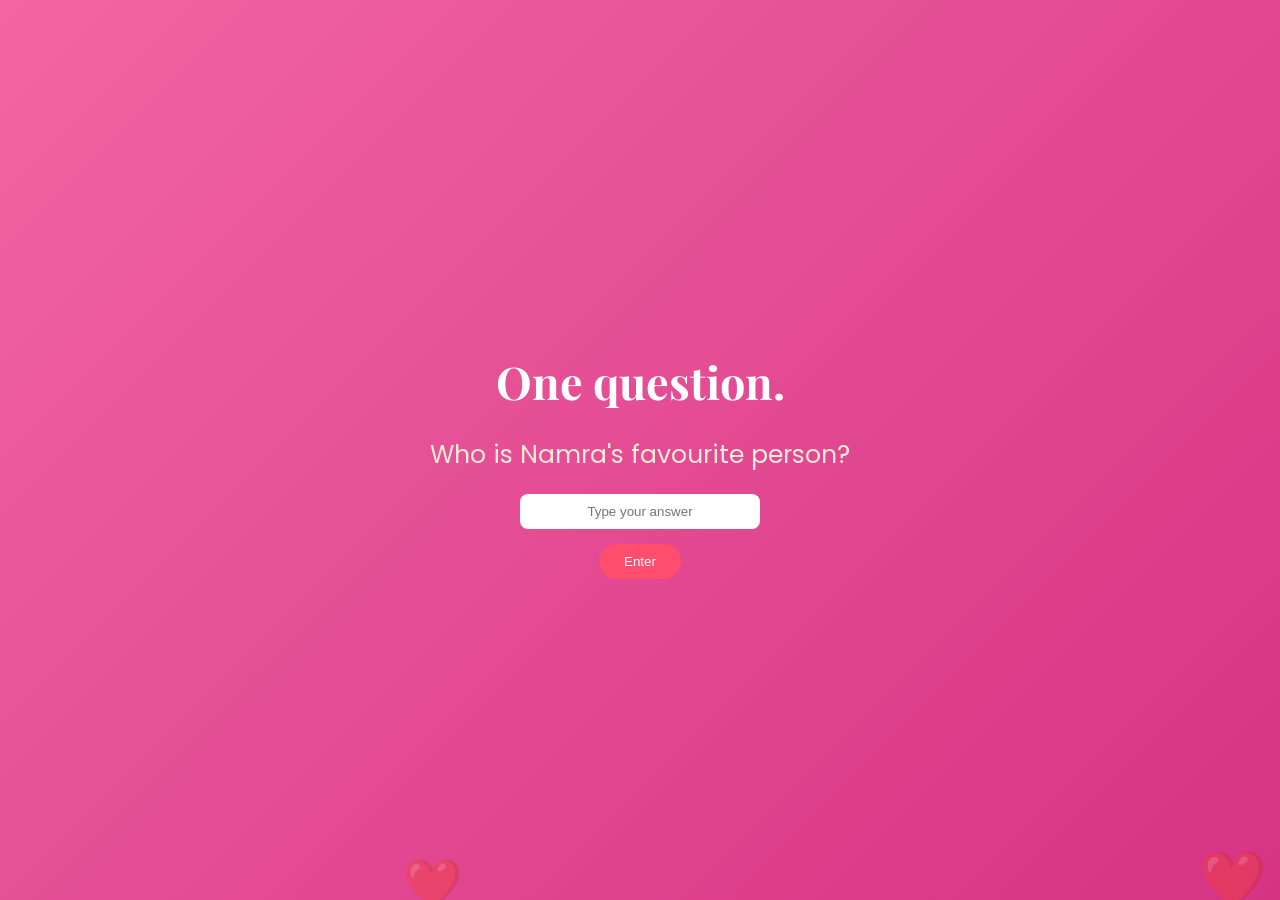
<file: index.html>
<!DOCTYPE html>

<html lang="en">
<head>
  <meta charset="UTF-8">
  <title>One question ❤️</title>

  <style>
    body {
      margin: 0;
      background: linear-gradient(135deg, #f265a2, #d63384);
      font-family: Arial, sans-serif;
      color: white;
      height: 100vh;
      display: flex;
      justify-content: center;
      align-items: center;
      overflow: hidden;
       font-family: 'Poppins', sans-serif;
    }

    /* Center content */
    .box {
      text-align: center;
      z-index: 10;
    }

    h1 {
      font-size: 45px;
      margin-bottom: 10px;
    font-family: 'Playfair Display', serif;
    }

    p {
      margin-bottom: 20px;
      font-size: 25px;
      color: antiquewhite;
    }

    input {
      padding: 10px;
      border: none;
      border-radius: 8px;
      width: 220px;
      text-align: center;
    }

    button {
      margin-top: 15px;
      padding: 10px 25px;
      border: none;
      border-radius: 20px;
      background: #ff4d6d;
      color: white;
      cursor: pointer;
      transition: 0.3s;
    }

    button:hover {
      transform: scale(1.1);
      background: #ff3355;
    }

    /* HEARTS BACKGROUND */
    .hearts {
      position: fixed;
      width: 100%;
      height: 100%;
      top: 0;
      left: 0;
      pointer-events: none;
      overflow: hidden;
    }

    .heart {
      position: absolute;
      bottom: -20px;
      color: rgba(255, 255, 255, 0.4);
      animation: floatUp linear infinite;
    }

    @keyframes floatUp {
      from {
        transform: translateY(0) scale(1);
        opacity: 1;
      }
      to {
        transform: translateY(-110vh) scale(1.5);
        opacity: 0;
      }
    }
  </style>

</head>

<body>

  <!-- HEARTS -->

  <div class="hearts" id="hearts"></div>

  <!-- CONTENT -->

  <div class="box">
    <h1>One question.</h1>
    <p>Who is Namra's favourite person?</p>


<input type="text" id="answer" placeholder="Type your answer">
<br>
<button onclick="checkAnswer()">Enter</button>


  </div>

  <script>
    // HEART GENERATOR
    const heartsContainer = document.getElementById("hearts");

    function createHeart() {
      const heart = document.createElement("div");
      heart.classList.add("heart");
      heart.innerHTML = "❤️";

      heart.style.left = Math.random() * 100 + "vw";
      heart.style.fontSize = (30 + Math.random() * 25) + "px";
      heart.style.animationDuration = (3 + Math.random() * 3) + "s";

      heartsContainer.appendChild(heart);

      setTimeout(() => {
        heart.remove();
      }, 6000);
    }

    setInterval(createHeart, 400);

    // ANSWER CHECK
    function checkAnswer() {
      const ans = document.getElementById("answer").value.toLowerCase();

      if (ans.includes("vrushti")) {
        window.location.href = "connect.html";
      } 
      else {
        alert("Try again 😌");
      }
    }
  </script>
<link href="https://fonts.googleapis.com/css2?family=Playfair+Display&family=Poppins&display=swap" rel="stylesheet">
</body>
</html>
</file>
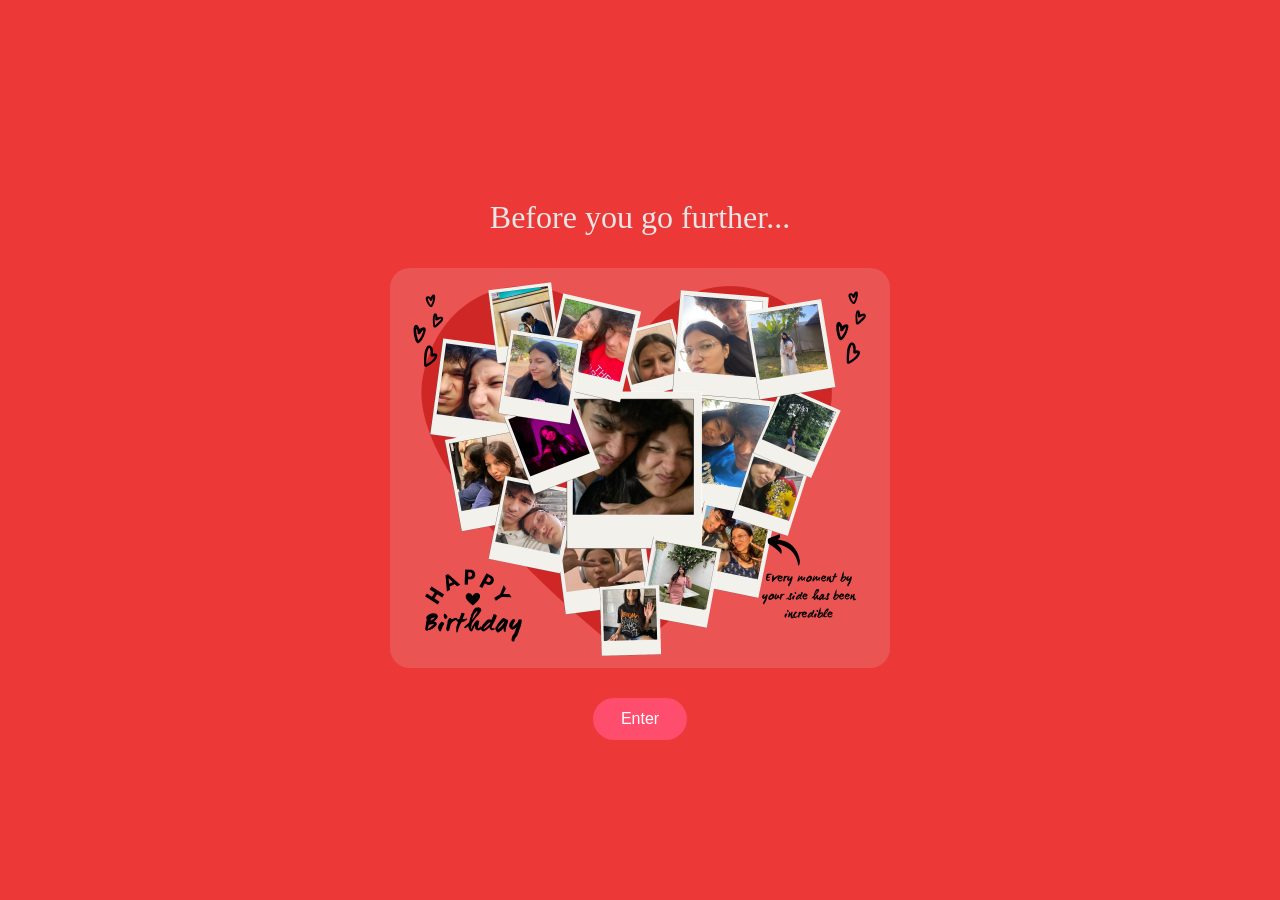
<file: connect.html>
<!DOCTYPE html>

<html lang="en">
<head>
  <meta charset="UTF-8">
  <title>Wait... ❤️</title>

  <style>
    body {
      margin: 0;
      background: #ed3838;
      color: white;
      font-family: 'Poppins', sans-serif;
      height: 100vh;
      display: flex;
      justify-content: center;
      align-items: center;
      flex-direction: column;
      text-align: center;
      overflow: hidden;
    }

    /* Image */
    img {
      width: 500px;
      border-radius: 20px;
      margin-bottom: 30px;
      opacity: 0;
      transform: scale(0.9);
      animation: fadeIn 1.5s ease forwards;
    }

    /* Text */
    p {
  font-size: 32px;              /* bigger text */
  line-height: 1.6;             /* better readability */
  color: #e6e6e6;               /* softer white */
  margin-bottom: 25px;

  font-family: 'Playfair Display', serif;  /* elegant font */

  opacity: 0;
  animation: fadeIn 2s ease forwards;
  animation-delay: 0.5s;
}

    /* Button */
    button {
      padding: 12px 28px;
      border: none;
      background: #ff4d6d;
      color: white;
      border-radius: 30px;
      cursor: pointer;
      font-size: 16px;
      transition: 0.3s;
      opacity: 0;
      animation: fadeIn 2.5s ease forwards;
      animation-delay: 1s;
    }

    button:hover {
      transform: scale(1.1);
      background: #ff3355;
    }

    /* Animation */
    @keyframes fadeIn {
      to {
        opacity: 1;
        transform: scale(1);
      }
    }
  </style>

</head>

<body>
 <p>Before you go further...</p>
  <img src="sell1.jpg" alt="special moment">

 

<button onclick="nextPage()">Enter</button>

  <script>
    function nextPage() {
      window.location.href = "main.html";
    }
  </script>

</body>
</html>
</file>
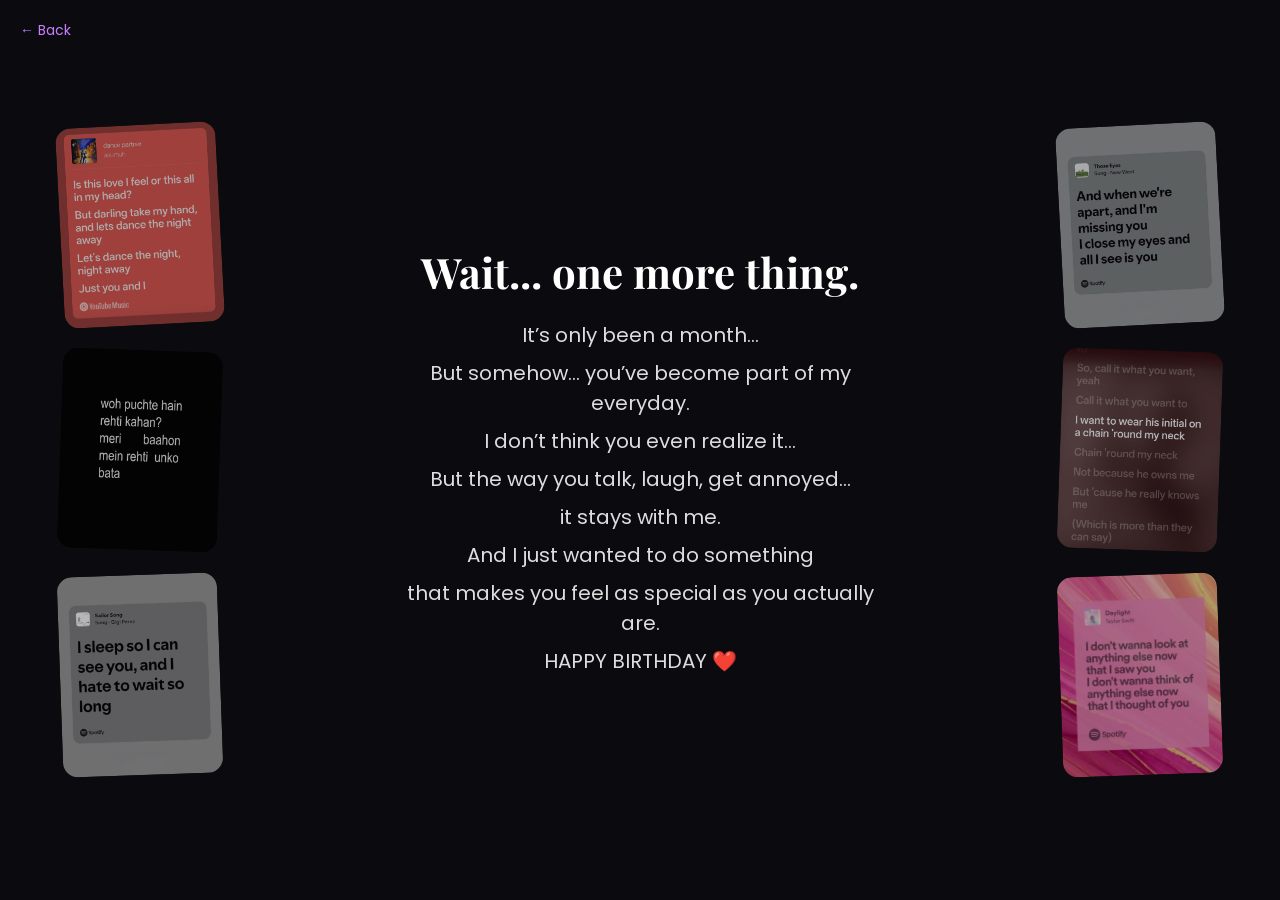
<file: final.html>
<!DOCTYPE html>

<html lang="en">
<head>
  <meta charset="UTF-8">
  <title>One more thing ❤️</title>

  <!-- Fonts -->

  <link href="https://fonts.googleapis.com/css2?family=Playfair+Display&family=Poppins&display=swap" rel="stylesheet">

  <link rel="stylesheet" href="final.css">
</head>

<body>

  <!-- BACK BUTTON -->

<a href="timeline.html" class="back-btn">← Back</a>

  <div class="layout">
<!-- LEFT IMAGES -->
<div class="side left">
  <img src="assets/song1.jpg">
  <img src="assets/song2.jpg">
  <img src="assets/song3.jpg">
</div>

<!-- CENTER TEXT -->
<div class="center">
  <h1>Wait... one more thing.</h1>

  <p>It’s only been a month...</p>
  <p>But somehow… you’ve become part of my everyday.</p>
  <p>I don’t think you even realize it…</p>
  <p>But the way you talk, laugh, get annoyed...</p>
  <p>it stays with me.</p>
  <p>And I just wanted to do something</p>
  <p>that makes you feel as special as you actually are.</p>
  <p>HAPPY BIRTHDAY ❤️</p>
</div>

<!-- RIGHT IMAGES -->
<div class="side right">
  <img src="assets/song4.jpg">
  <img src="assets/song5.jpg">
  <img src="assets/song6.jpg">
</div>

  </div>

</body>
</html>
</file>
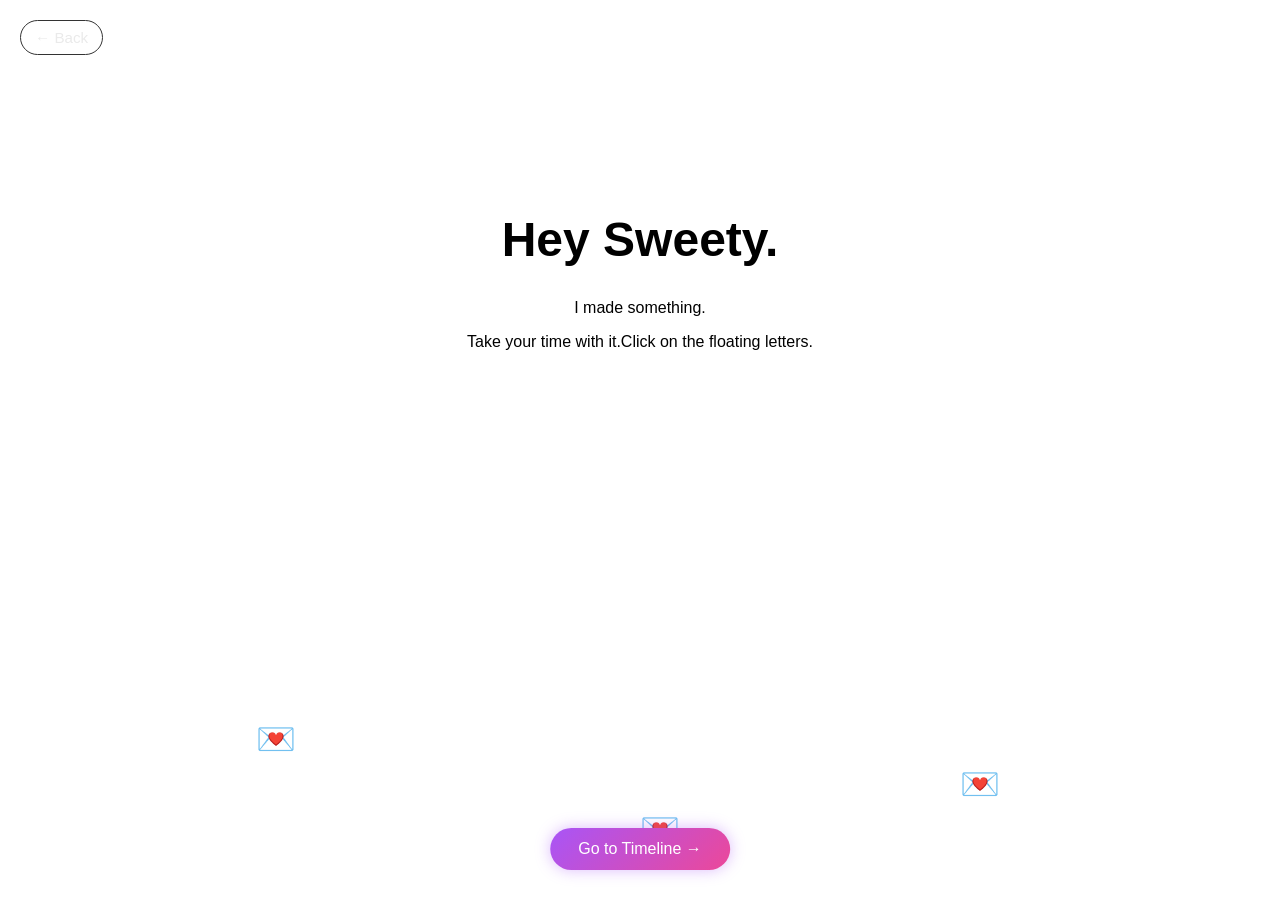
<file: main.html>
<!DOCTYPE html>
<html lang="en">
<head>
<meta charset="UTF-8">
<meta name="viewport" content="width=device-width, initial-scale=1.0">
<title>Something for You</title>
<link rel="stylesheet" href="style.css">
</head>

<body bgcolor="baby pink">

<div class="overlay">
    <h1 class="title" style=color:Black>Hey Sweety.</h1>
    <p class="subtitle" style=color:Black>I made something.</p>
    <p class="subtitle2" style=color:Black>Take your time with it.Click on the floating letters.</p>
</div>

<!-- Floating letters -->
<div class="letters">
    <div class="letter" onclick="openLetter(this)">💌</div>
    <div class="letter" onclick="openLetter(this)">💌</div>
    <div class="letter" onclick="openLetter(this)">💌</div>
</div>

<!-- Expanded letter -->
<div class="popup" id="popup">
    <div class="popup-content">
        <span class="close" onclick="closeLetter()">×</span>
        <p id="letterText"></p>
    </div>
</div>

<script src="script.js"></script>
<a href="timeline.html" class="enter-btn">Go to Timeline →</a>
<a href="connect.html" class="back-btn">← Back</a>
</body>
</html>
</file>
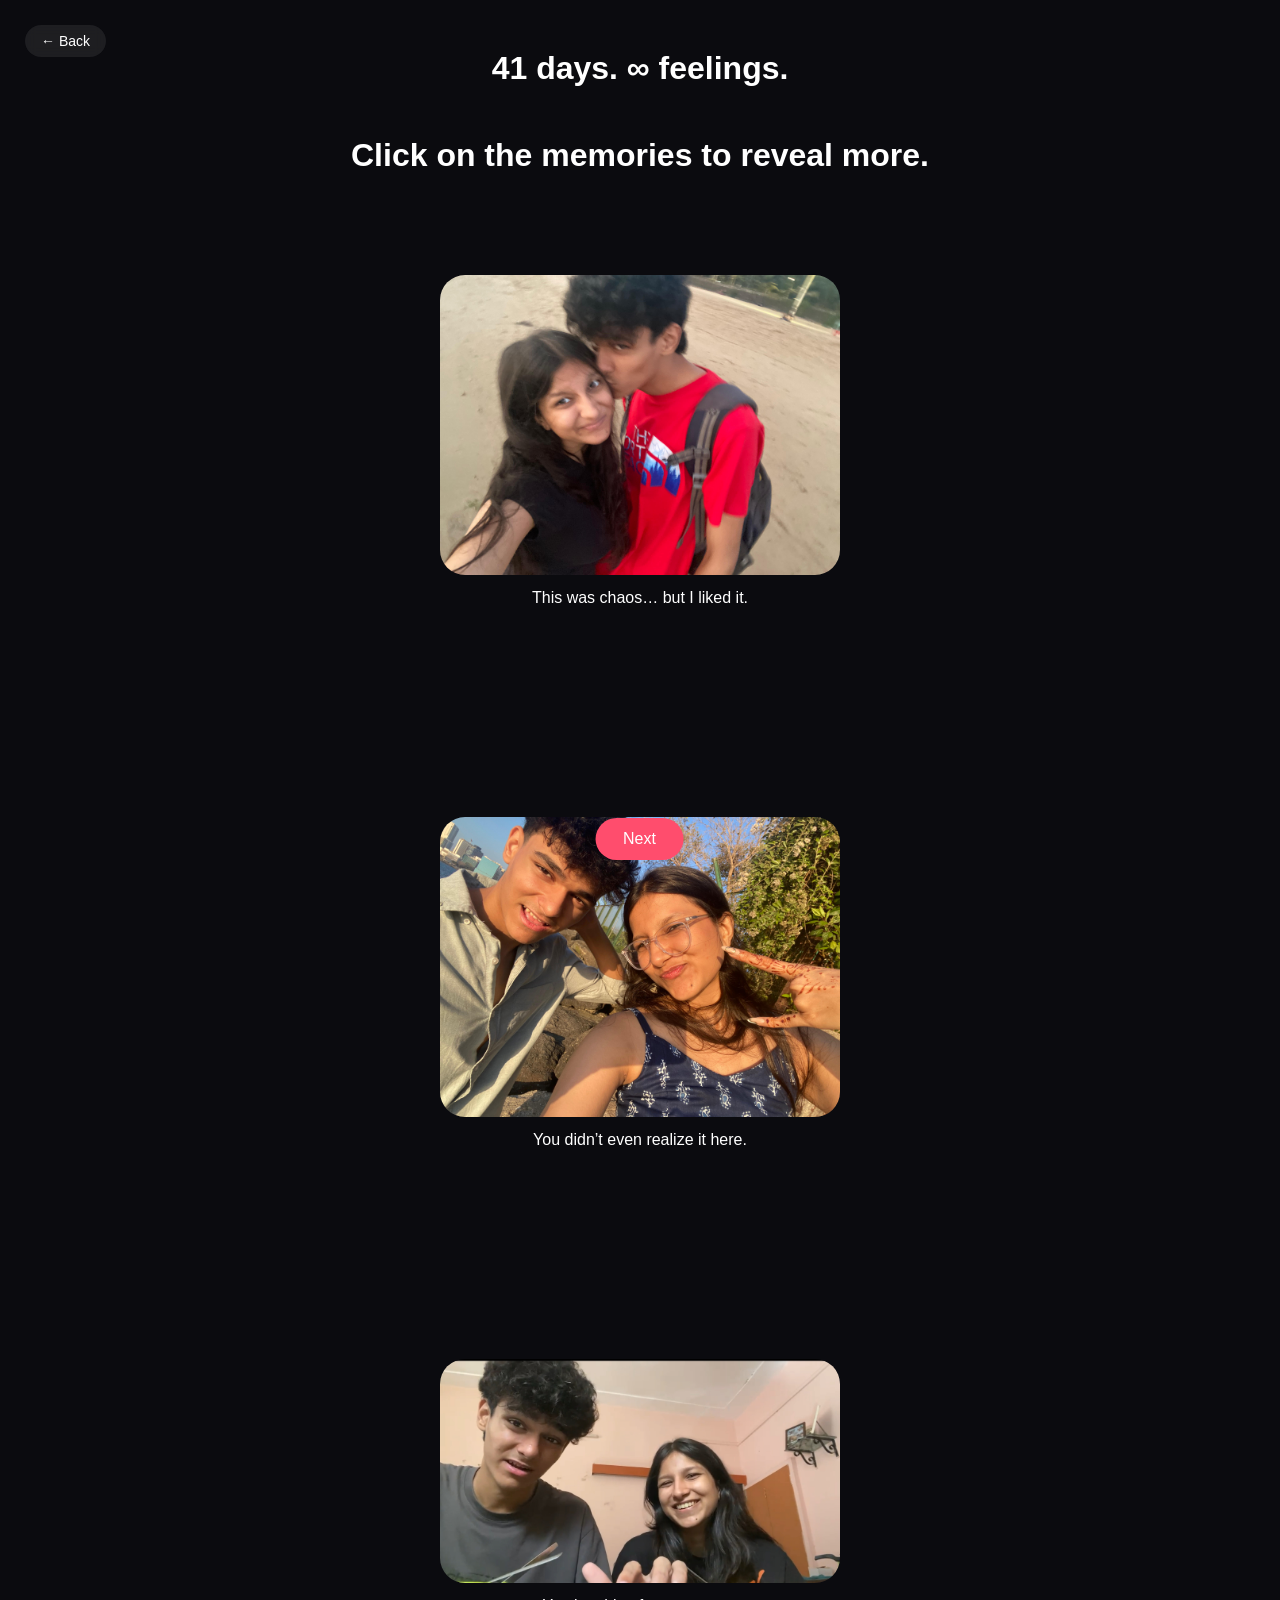
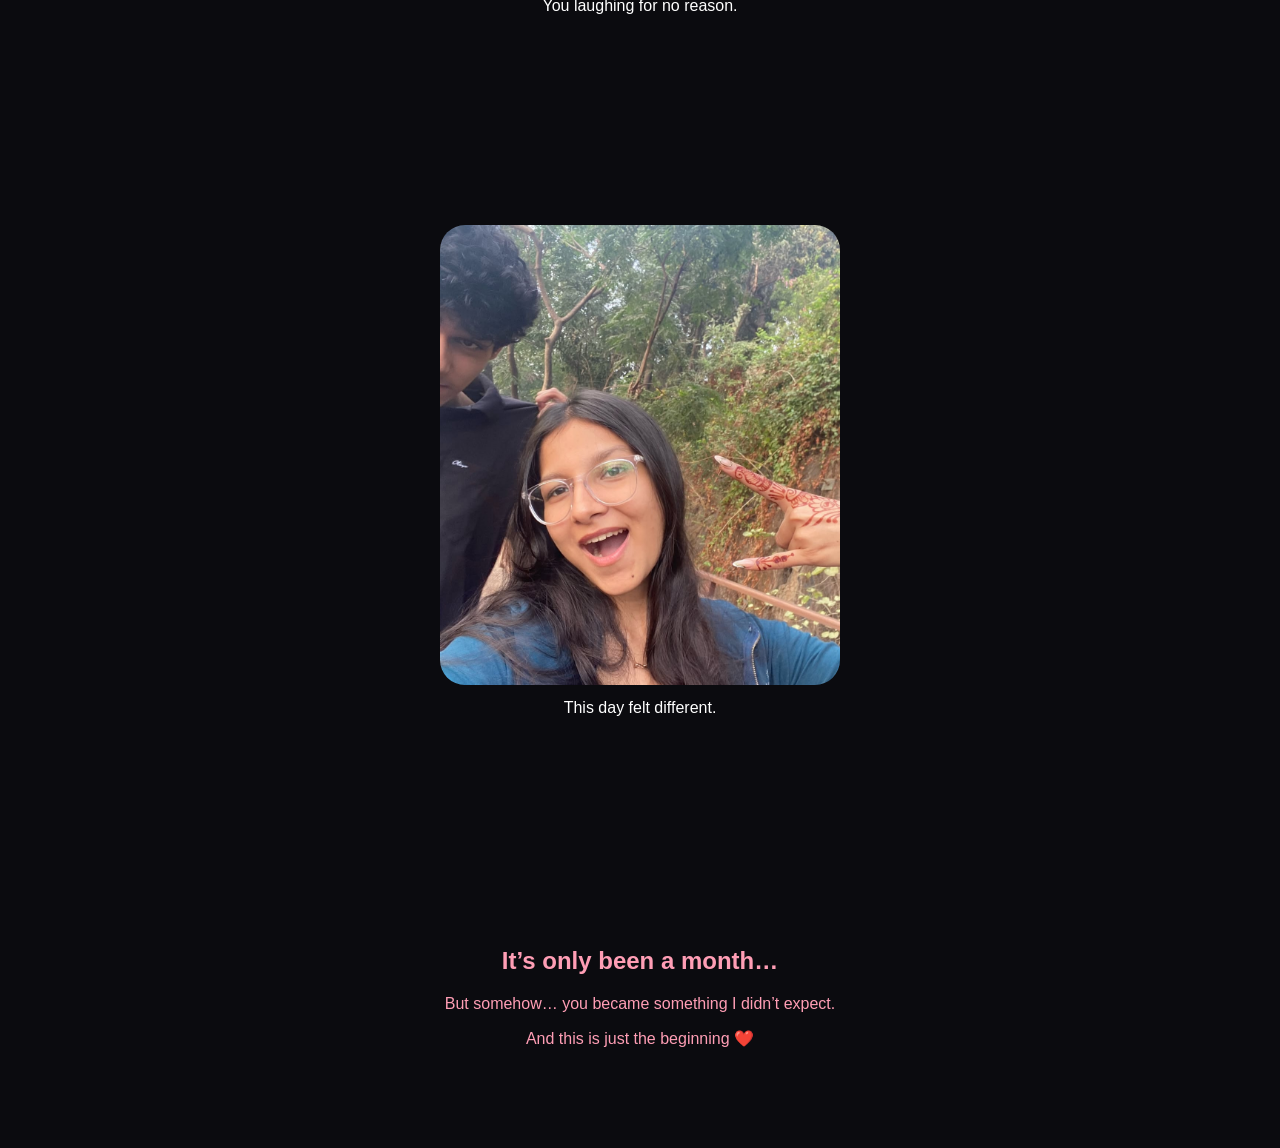
<file: timeline.html>
<!DOCTYPE html>

<html lang="en">
<head>
  <meta charset="UTF-8">
  <title>Our Story ❤️</title>
  <link rel="stylesheet" href="timeline.css">
</head>
<body>

  <h1 class="heading">41 days. ∞ feelings.</h1>
  <h1 align="center">Click on the memories to reveal more.</h1>
  </h1>

  <div class="timeline">

<div class="memory">
  <img src="time1.jpg">
  <p class="caption">This was chaos… but I liked it.</p>
  <p class="hidden">I didn’t tell you this, but I replayed this moment later.</p>
</div>

<div class="memory">
  <img src="time2.jpg" alt="special moment">
  <p class="caption">You didn’t even realize it here.</p>
  <p class="hidden">This is where I started liking you more.</p>
</div>

<div class="memory">
  <img src="time3.jpg">
  <p class="caption">You laughing for no reason.</p>
  <p class="hidden">And somehow that became my favorite thing.</p>
</div>

<div class="memory">
  <img src="time4.jpg">
  <p class="caption">This day felt different.</p>
  <p class="hidden">Like something was starting.</p>
</div>

  </div>

  <!-- ENDING -->

  <div class="ending hidden">
    <h2>It’s only been a month…</h2>
    <p>But somehow… you became something I didn’t expect.</p>
    <p>And this is just the beginning ❤️</p>
  </div>

  <script src="timeline.js"></script>
<a href="final.html" class="final-btn">Next</a>
<a href="main.html" class="back-btn">← Back</a>
</body>
</html>
</file>
<file: final.css>
body {
margin: 0;
background: #0b0b0f;
color: white;
font-family: 'Poppins', sans-serif;
}

/* BACK BUTTON */
.back-btn {
position: fixed;
top: 20px;
left: 20px;
color: #c77dff;
text-decoration: none;
font-size: 14px;
}

/* MAIN LAYOUT */
.layout {
display: flex;
justify-content: space-between;
align-items: center;
height: 100vh;
padding: 0 60px;
}

/* CENTER TEXT */
.center {
text-align: center;
max-width: 500px;
}

.center h1 {
font-family: 'Playfair Display', serif;
font-size: 42px;
margin-bottom: 20px;
}

.center p {
font-size: 20px;
color: #ddd;
margin: 8px 0;
line-height: 1.5;
}

/* SIDE IMAGES */
.side {
display: flex;
flex-direction: column;
gap: 25px;
}

/* IMAGE STYLE */
.side img {
width: 160px;
height: 200px;
object-fit: cover;
border-radius: 15px;
opacity: 0.7;
transition: 0.3s;
}

/* HOVER EFFECT */
.side img:hover {
opacity: 1;
transform: scale(1.05);
}

/* SLIGHT ROTATION (NATURAL LOOK) */
.side img:nth-child(1) { transform: rotate(-3deg); }
.side img:nth-child(2) { transform: rotate(2deg); }
.side img:nth-child(3) { transform: rotate(-2deg); }
</file>
<file: style.css>
body {
    margin: 0;
    background: radial-gradient(circle, #000 40%, #0a0a0a);
    color: #ffffff;
    font-family: 'Poppins', sans-serif;
    overflow: hidden;
}

/* TEXT */
.overlay {
    position: absolute;
    top: 20%;
    width: 100%;
    text-align: center;
}

.title {
    font-size: 3rem;
    opacity: 0;
    animation: fadeIn 2s ease forwards;
}

.subtitle {
    margin-top: 10px;
    opacity: 0;
    animation: fadeIn 3s ease forwards;
}

.subtitle2 {
    margin-top: 5px;
    color: #aaa;
    opacity: 0;
    animation: fadeIn 4s ease forwards;
}

/* FLOATING LETTERS */
.letters {
    position: absolute;
    width: 100%;
    height: 100%;
}

.letter {
    position: absolute;
    font-size: 2rem;
    cursor: pointer;
    animation: float 10s infinite ease-in-out;
}

.letter:nth-child(1) { left: 20%; top: 80%; animation-delay: 0s; }
.letter:nth-child(2) { left: 50%; top: 90%; animation-delay: 2s; }
.letter:nth-child(3) { left: 75%; top: 85%; animation-delay: 4s; }

@keyframes float {
    0% { transform: translateY(0); opacity: 0.5; }
    50% { transform: translateY(-200px); opacity: 1; }
    100% { transform: translateY(0); opacity: 0.5; }
}

/* POPUP */
.popup {
    position: fixed;
    width: 100%;
    height: 100%;
    background: rgba(0,0,0,0.9);
    display: none;
    justify-content: center;
    align-items: center;
}

.popup-content {
    background: #111;
    padding: 30px;
    border-radius: 12px;
    max-width: 500px;
    text-align: center;
    animation: scaleIn 0.4s ease;
}

.close {
    position: absolute;
    top: 20px;
    right: 30px;
    cursor: pointer;
    font-size: 1.5rem;
}

/* ANIMATIONS */
@keyframes fadeIn {
    to { opacity: 1; transform: translateY(0); }
}

@keyframes scaleIn {
    from { transform: scale(0.7); opacity: 0; }
    to { transform: scale(1); opacity: 1; }
}
.enter-btn {
    position: fixed;
    bottom: 30px;          /* distance from bottom */
    left: 50%;
    transform: translateX(-50%);  /* perfect horizontal centering */

    padding: 12px 28px;
    border-radius: 30px;
    background: linear-gradient(135deg, #a855f7, #ec4899);
    color: rgb(255, 255, 255);
    text-decoration: none;
    font-size: 1rem;

    box-shadow: 0 0 15px rgba(168, 85, 247, 0.4);
    transition: 0.3s;
}

.enter-btn:hover {
    transform: translateX(-50%) scale(1.05);
    box-shadow: 0 0 25px rgba(168, 85, 247, 0.7);
}
.back-btn {
    position: fixed;
    top: 20px;
    left: 20px;
    color: #eaeaea;
    text-decoration: none;
    font-size: 0.95rem;
    padding: 8px 14px;
    border-radius: 20px;
    background: rgba(255,255,255,0.05);
    border: 1px solid #333;
    backdrop-filter: blur(8px);
    transition: 0.3s;
    z-index: 1000;
}

.back-btn:hover {
    background: rgba(255,255,255,0.1);
    border-color: #a855f7;
}
</file>
<file: timeline.css>
body {
margin: 0;
background: #0b0b0f;
color: white;
font-family: Arial, sans-serif;
}

/* Heading */
.heading {
text-align: center;
margin-top: 50px;
margin-bottom: 50px;
}

/* Timeline container */
.timeline {
display: flex;
flex-direction: column;
align-items: center;
}

/* Memory card */
.memory {
margin:80px 0;
text-align: center;
opacity: 0;
transform: translateY(60px);
transition: 0.8s;
cursor: pointer;
}

.memory img {
width: 400px;
border-radius: 25px;
}

/* Visible animation */
.memory.show {
opacity: 1;
transform: translateY(0);
}

/* Caption */
.caption {
margin-top: 10px;
}

/* Hidden message */
.hidden {
opacity: 0;
margin-top: 10px;
color: #ff9eb5;
transition: 0.5s;
}

.memory.active .hidden {
opacity: 1;
}

/* Ending */
.ending {
text-align: center;
margin: 100px 0;
opacity: 0;
transition: 1s;
}

.ending.show {
opacity: 1;
}

.final-btn {
  position: fixed;
  bottom: 40px;
  left: 50%;
  transform: translateX(-50%);

  padding: 12px 28px;
  background: #ff4d6d;
  color: white;
  border-radius: 25px;
  text-decoration: none;
  transition: 0.3s;
}
.back-btn {
position: fixed;
top: 25px;
left: 25px;

padding: 8px 16px;
background: rgba(255, 255, 255, 0.08);
color: white;
border-radius: 20px;
text-decoration: none;
font-size: 14px;

backdrop-filter: blur(6px);
transition: 0.3s;
}

.back-btn:hover {
background: rgba(255, 77, 109, 0.3);
transform: translateX(-3px);
}
</file>
